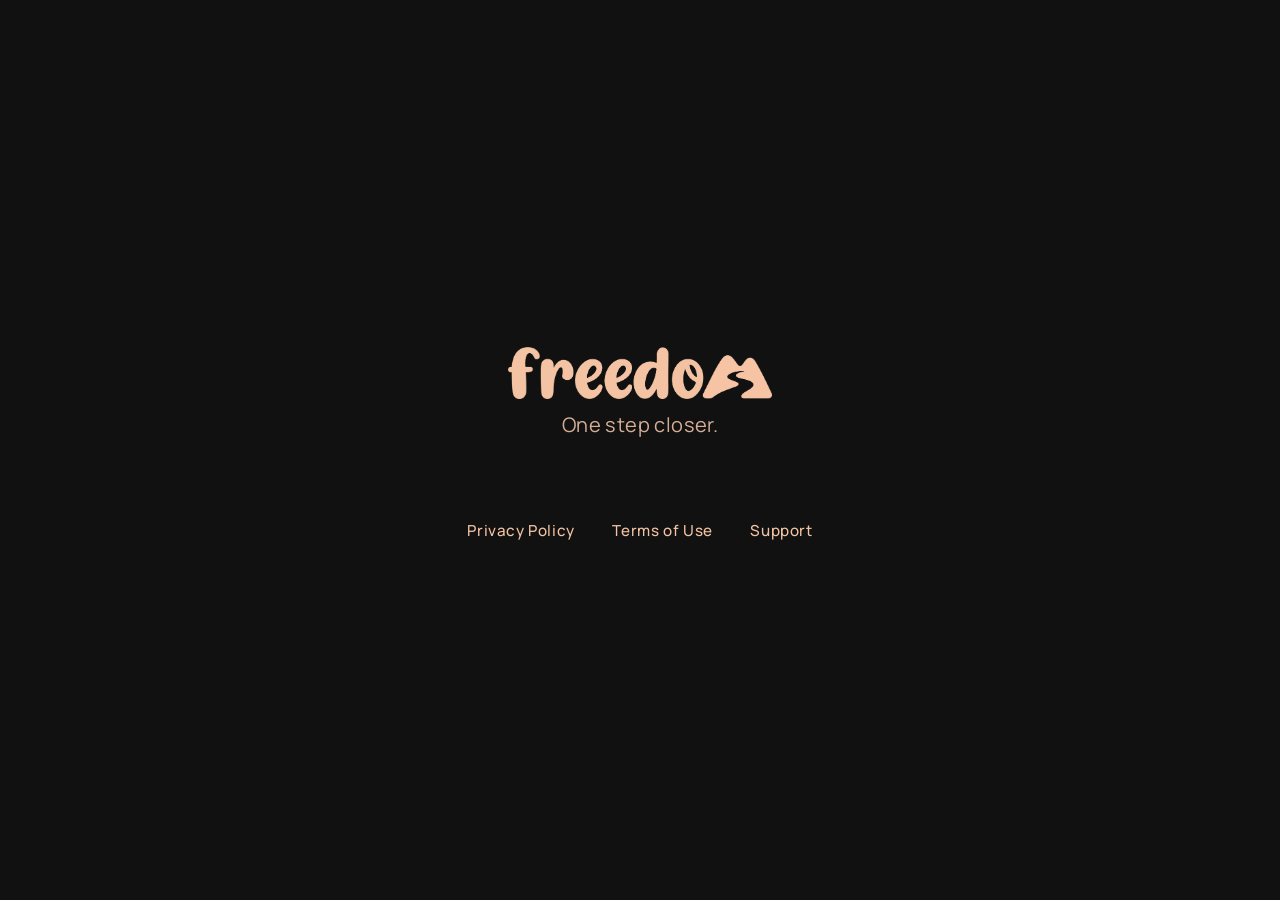
<file: index.html>
<!DOCTYPE html>
<html lang="en">
  <head>
    <meta charset="utf-8" />
    <meta name="viewport" content="width=device-width, initial-scale=1" />
    <meta name="description" content="Freedom — One step closer." />
    <title>Freedom</title>
    <link rel="preconnect" href="https://fonts.googleapis.com" />
    <link rel="preconnect" href="https://fonts.gstatic.com" crossorigin />
    <link
      href="https://fonts.googleapis.com/css2?family=Manrope:wght@400;500;600&display=swap"
      rel="stylesheet"
    />
    <link rel="stylesheet" href="css/styles.css" />
  </head>
  <body>
    <main class="site site--home">
      <div class="home">
        <a class="brand" href="./" aria-current="page">
          <img
            class="brand__logo"
            src="assets/freedom-logo-horizontal.png"
            alt="Freedom"
            width="1547"
            height="302"
          />
        </a>
        <p class="tagline">One step closer.</p>
        <ul class="nav-links">
          <li><a href="privacy/">Privacy Policy</a></li>
          <li><a href="terms/">Terms of Use</a></li>
          <li><a href="support/">Support</a></li>
        </ul>
      </div>
    </main>
  </body>
</html>
</file>
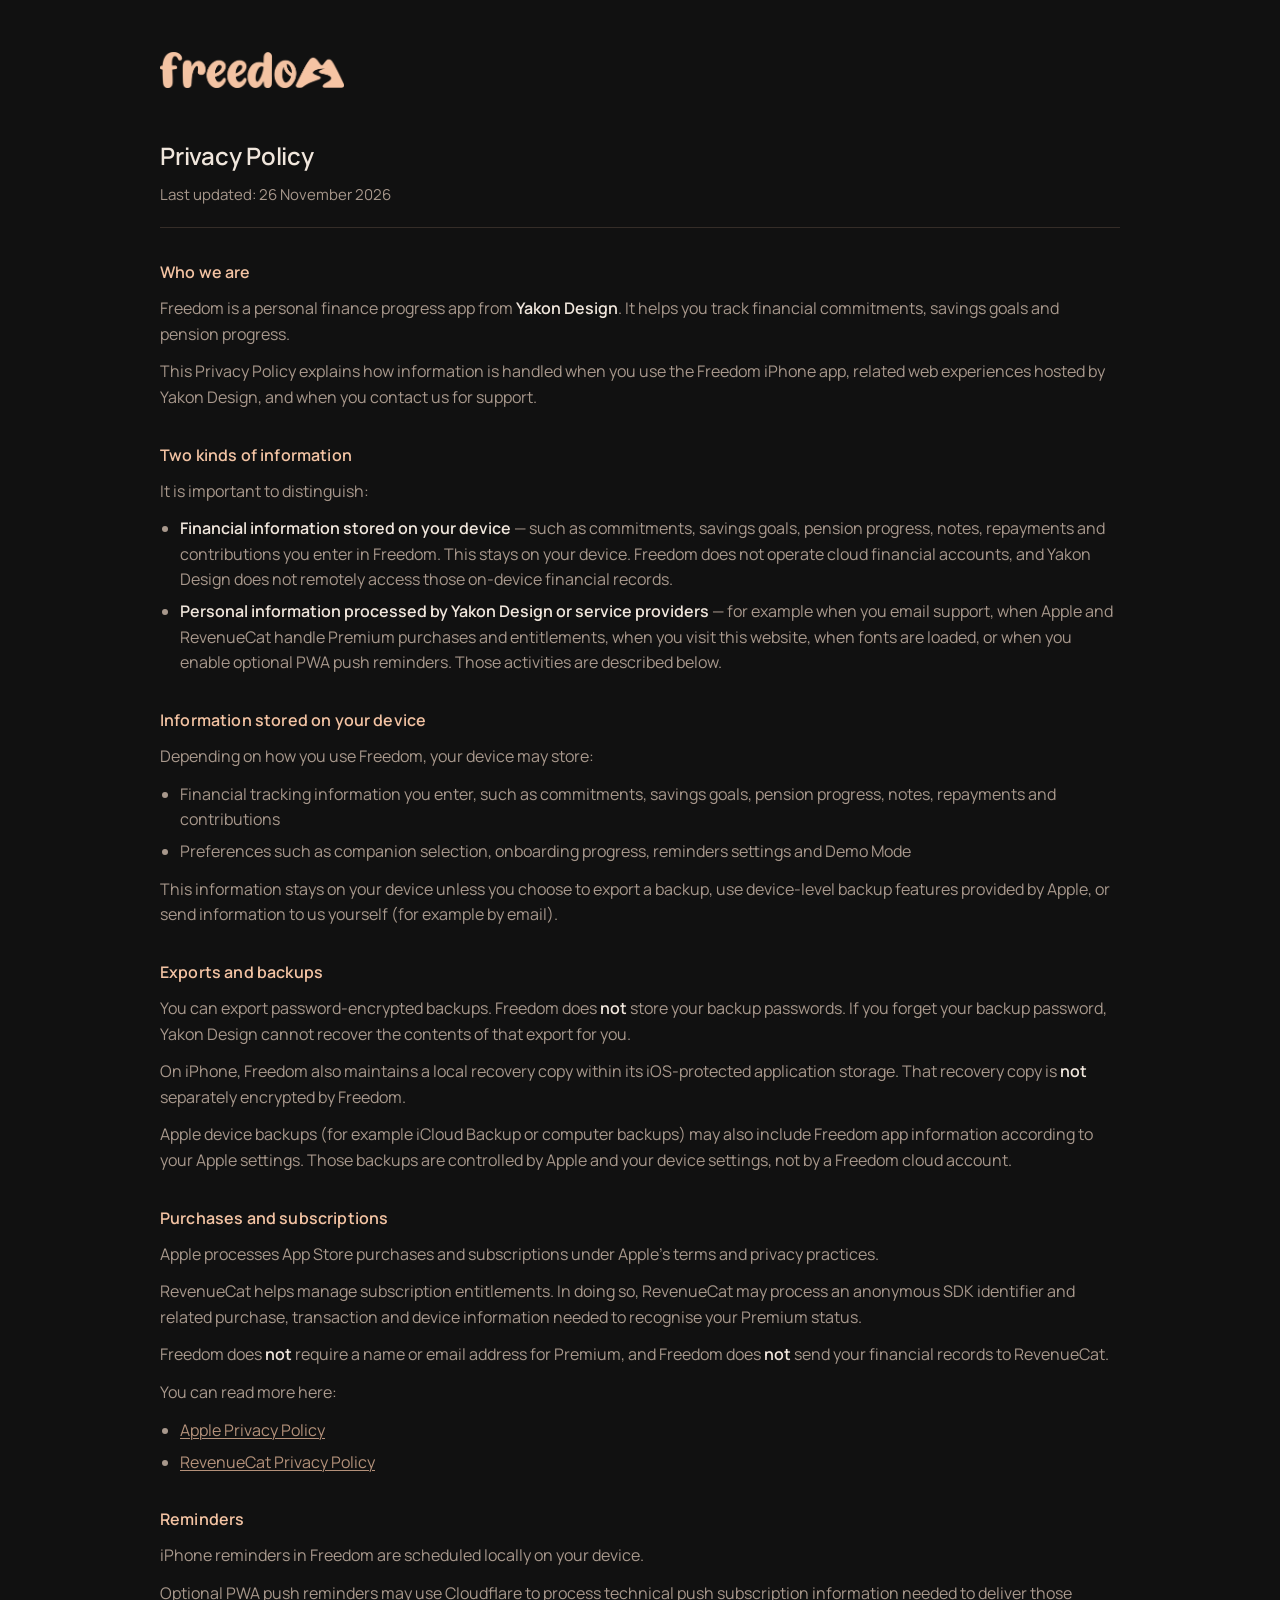
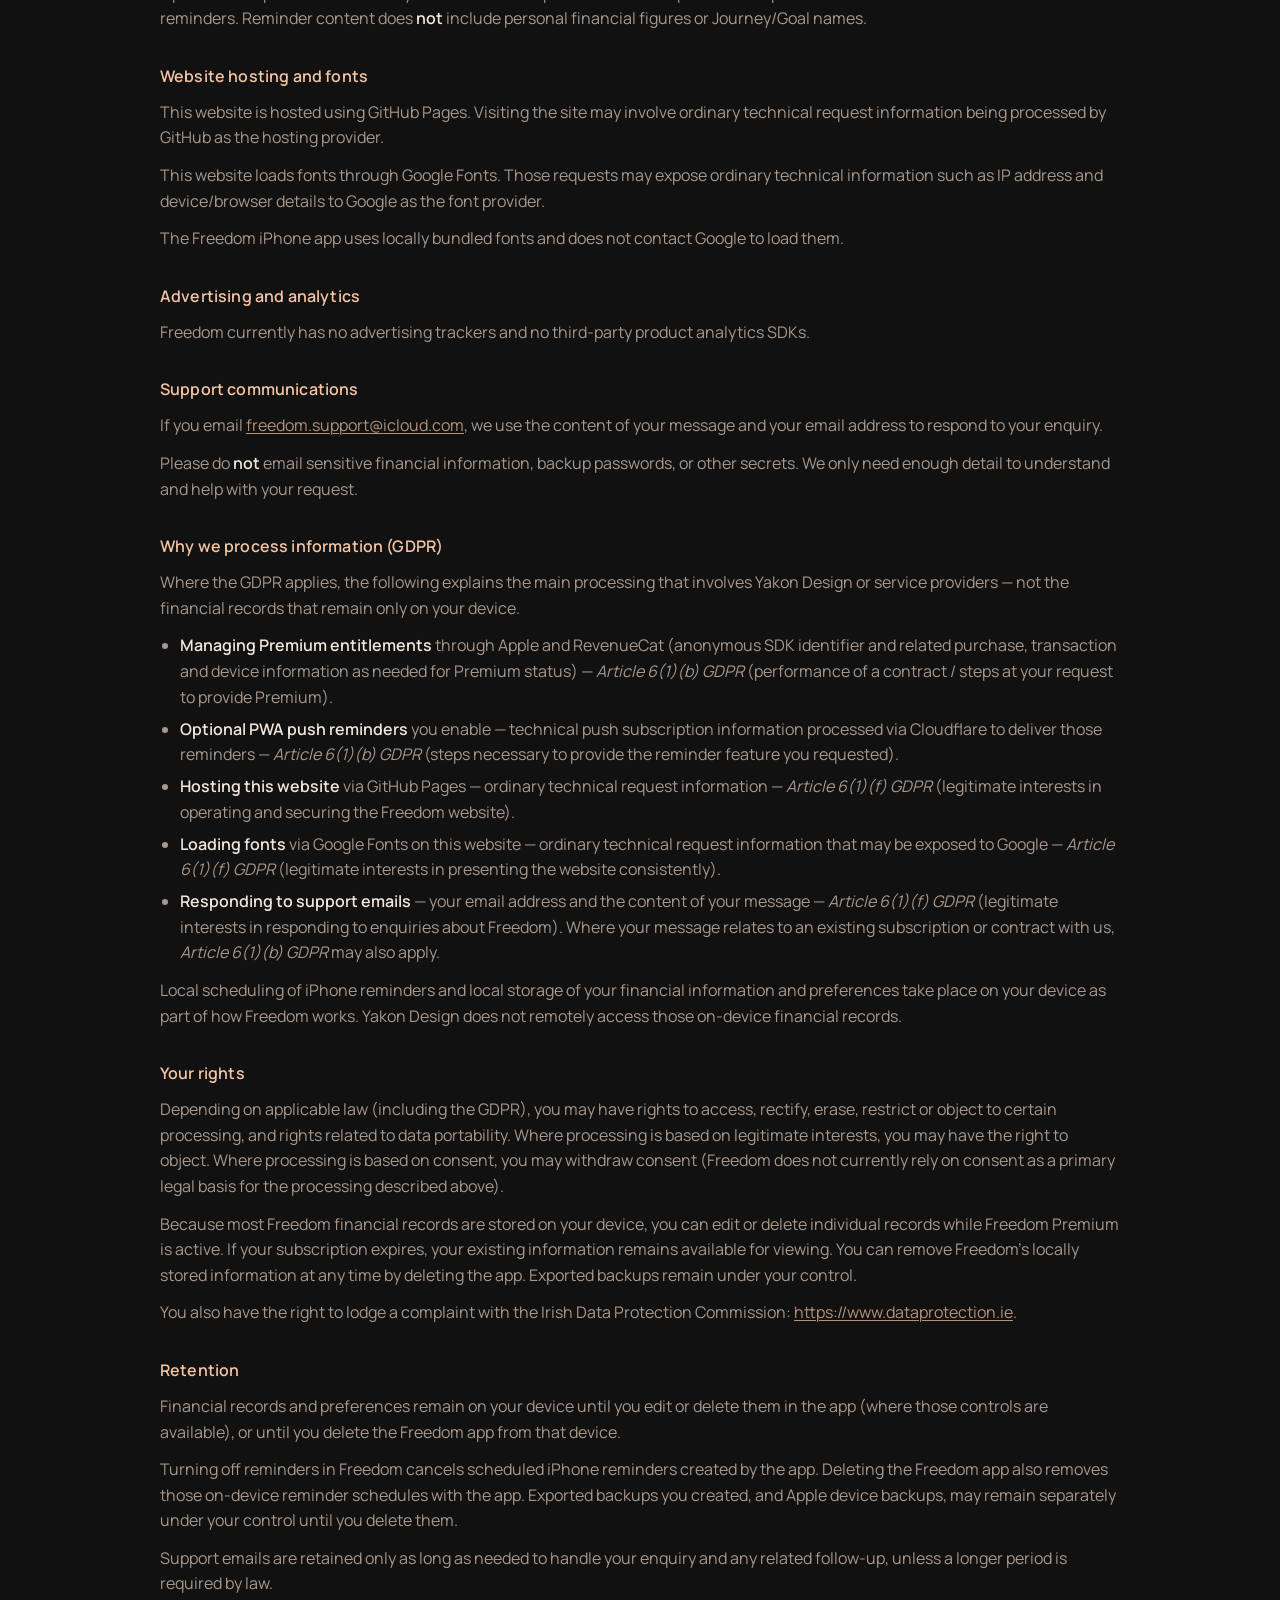
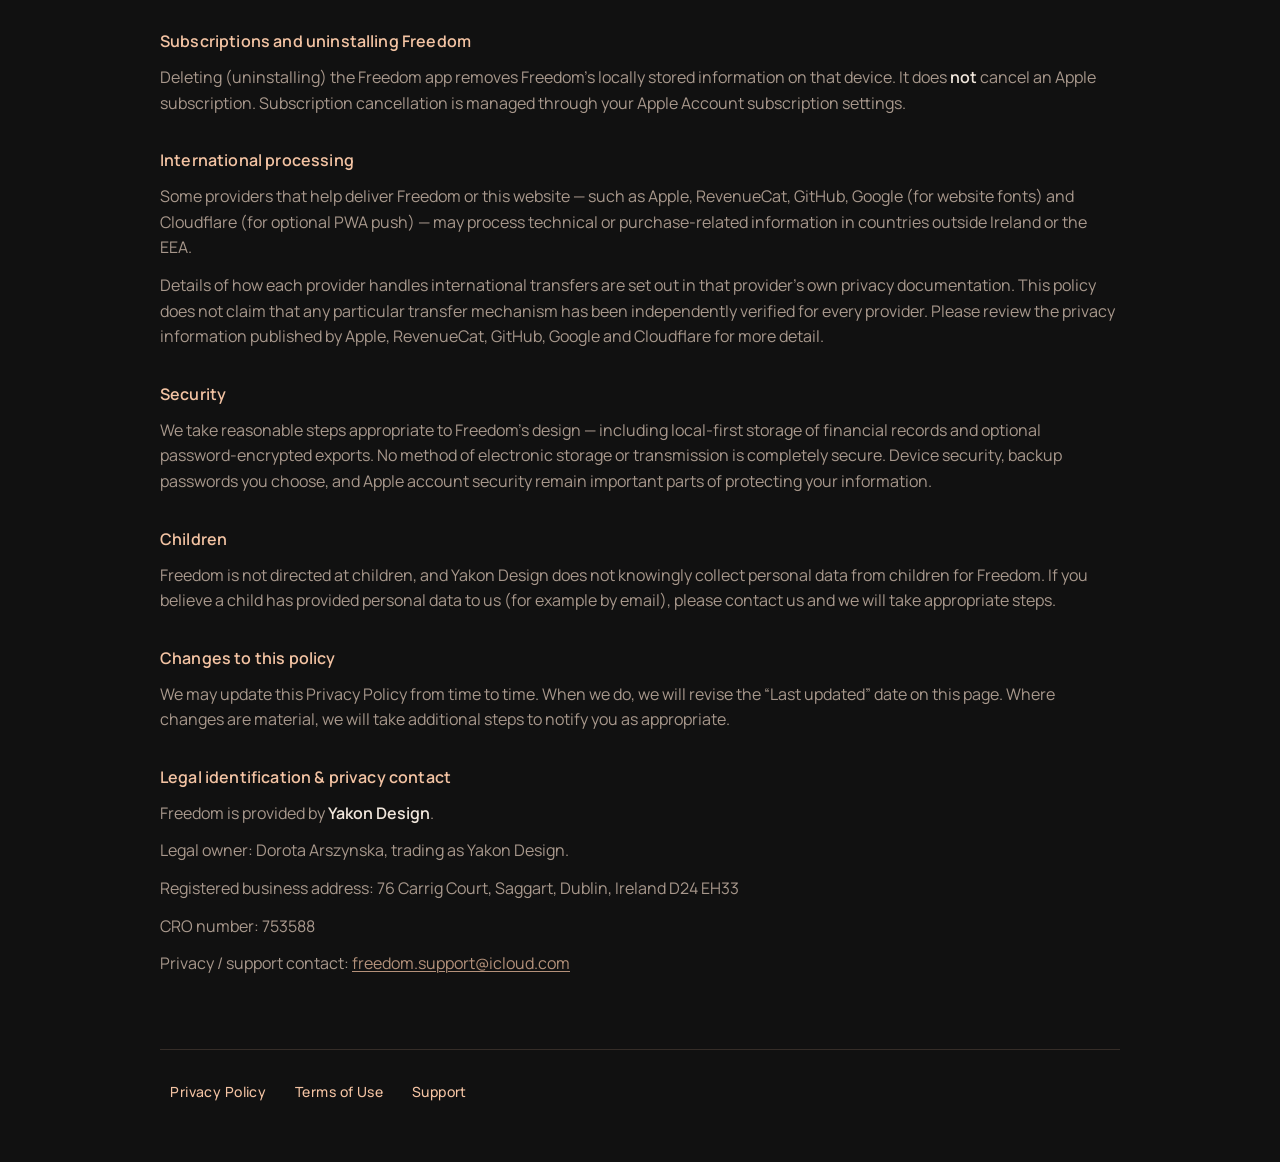
<file: privacy/index.html>
<!DOCTYPE html>
<html lang="en">
  <head>
    <meta charset="utf-8" />
    <meta name="viewport" content="width=device-width, initial-scale=1" />
    <meta name="description" content="Freedom Privacy Policy — Yakon Design" />
    <title>Privacy Policy — Freedom</title>
    <link rel="preconnect" href="https://fonts.googleapis.com" />
    <link rel="preconnect" href="https://fonts.gstatic.com" crossorigin />
    <link
      href="https://fonts.googleapis.com/css2?family=Manrope:wght@400;500;600&display=swap"
      rel="stylesheet"
    />
    <link rel="stylesheet" href="../css/styles.css" />
  </head>
  <body>
    <div class="site site--page">
      <div class="page">
        <a class="brand" href="../">
          <img
            class="brand__logo"
            src="../assets/freedom-logo-horizontal.png"
            alt="Freedom — Home"
            width="1547"
            height="302"
          />
        </a>

        <header class="page__header">
          <h1 class="page__title">Privacy Policy</h1>
          <p class="page__lede">Last updated: 26 November 2026</p>
        </header>

        <article class="content">
          <section>
            <h2>Who we are</h2>
            <p>
              Freedom is a personal finance progress app from
              <strong>Yakon Design</strong>. It helps you track financial
              commitments, savings goals and pension progress.
            </p>
            <p>
              This Privacy Policy explains how information is handled when you
              use the Freedom iPhone app, related web experiences hosted by
              Yakon Design, and when you contact us for support.
            </p>
          </section>

          <section>
            <h2>Two kinds of information</h2>
            <p>
              It is important to distinguish:
            </p>
            <ul>
              <li>
                <strong>Financial information stored on your device</strong> —
                such as commitments, savings goals, pension progress, notes,
                repayments and contributions you enter in Freedom. This stays
                on your device. Freedom does not operate cloud financial
                accounts, and Yakon Design does not remotely access those
                on-device financial records.
              </li>
              <li>
                <strong>Personal information processed by Yakon Design or
                service providers</strong> — for example when you email
                support, when Apple and RevenueCat handle Premium purchases and
                entitlements, when you visit this website, when fonts are
                loaded, or when you enable optional PWA push reminders. Those
                activities are described below.
              </li>
            </ul>
          </section>

          <section>
            <h2>Information stored on your device</h2>
            <p>Depending on how you use Freedom, your device may store:</p>
            <ul>
              <li>
                Financial tracking information you enter, such as commitments,
                savings goals, pension progress, notes, repayments and
                contributions
              </li>
              <li>
                Preferences such as companion selection, onboarding progress,
                reminders settings and Demo Mode
              </li>
            </ul>
            <p>
              This information stays on your device unless you choose to export
              a backup, use device-level backup features provided by Apple, or
              send information to us yourself (for example by email).
            </p>
          </section>

          <section>
            <h2>Exports and backups</h2>
            <p>
              You can export password-encrypted backups. Freedom does
              <strong>not</strong> store your backup passwords. If you forget
              your backup password, Yakon Design cannot recover the contents of
              that export for you.
            </p>
            <p>
              On iPhone, Freedom also maintains a local recovery copy within
              its iOS-protected application storage. That recovery copy is
              <strong>not</strong> separately encrypted by Freedom.
            </p>
            <p>
              Apple device backups (for example iCloud Backup or computer
              backups) may also include Freedom app information according to
              your Apple settings. Those backups are controlled by Apple and
              your device settings, not by a Freedom cloud account.
            </p>
          </section>

          <section>
            <h2>Purchases and subscriptions</h2>
            <p>
              Apple processes App Store purchases and subscriptions under
              Apple’s terms and privacy practices.
            </p>
            <p>
              RevenueCat helps manage subscription entitlements. In doing so,
              RevenueCat may process an anonymous SDK identifier and related
              purchase, transaction and device information needed to recognise
              your Premium status.
            </p>
            <p>
              Freedom does <strong>not</strong> require a name or email address
              for Premium, and Freedom does <strong>not</strong> send your
              financial records to RevenueCat.
            </p>
            <p>You can read more here:</p>
            <ul>
              <li>
                <a
                  href="https://www.apple.com/legal/privacy/"
                  rel="noopener noreferrer"
                  >Apple Privacy Policy</a
                >
              </li>
              <li>
                <a
                  href="https://www.revenuecat.com/privacy"
                  rel="noopener noreferrer"
                  >RevenueCat Privacy Policy</a
                >
              </li>
            </ul>
          </section>

          <section>
            <h2>Reminders</h2>
            <p>
              iPhone reminders in Freedom are scheduled locally on your device.
            </p>
            <p>
              Optional PWA push reminders may use Cloudflare to process
              technical push subscription information needed to deliver those
              reminders. Reminder content does
              <strong>not</strong> include personal financial figures or
              Journey/Goal names.
            </p>
          </section>

          <section>
            <h2>Website hosting and fonts</h2>
            <p>
              This website is hosted using GitHub Pages. Visiting the site may
              involve ordinary technical request information being processed by
              GitHub as the hosting provider.
            </p>
            <p>
              This website loads fonts through Google Fonts. Those requests may
              expose ordinary technical information such as IP address and
              device/browser details to Google as the font provider.
            </p>
            <p>
              The Freedom iPhone app uses locally bundled fonts and does not
              contact Google to load them.
            </p>
          </section>

          <section>
            <h2>Advertising and analytics</h2>
            <p>
              Freedom currently has no advertising trackers and no third-party
              product analytics SDKs.
            </p>
          </section>

          <section>
            <h2>Support communications</h2>
            <p>
              If you email
              <a href="mailto:freedom.support@icloud.com"
                >freedom.support@icloud.com</a
              >, we use the content of your message and your email address to
              respond to your enquiry.
            </p>
            <p>
              Please do <strong>not</strong> email sensitive financial
              information, backup passwords, or other secrets. We only need
              enough detail to understand and help with your request.
            </p>
          </section>

          <section>
            <h2>Why we process information (GDPR)</h2>
            <p>
              Where the GDPR applies, the following explains the main processing
              that involves Yakon Design or service providers — not the
              financial records that remain only on your device.
            </p>
            <ul>
              <li>
                <strong>Managing Premium entitlements</strong> through Apple and
                RevenueCat (anonymous SDK identifier and related purchase,
                transaction and device information as needed for Premium
                status) —
                <em>Article 6(1)(b) GDPR</em> (performance of a contract /
                steps at your request to provide Premium).
              </li>
              <li>
                <strong>Optional PWA push reminders</strong> you enable —
                technical push subscription information processed via Cloudflare
                to deliver those reminders —
                <em>Article 6(1)(b) GDPR</em> (steps necessary to provide the
                reminder feature you requested).
              </li>
              <li>
                <strong>Hosting this website</strong> via GitHub Pages —
                ordinary technical request information —
                <em>Article 6(1)(f) GDPR</em> (legitimate interests in
                operating and securing the Freedom website).
              </li>
              <li>
                <strong>Loading fonts</strong> via Google Fonts on this website
                — ordinary technical request information that may be exposed to
                Google —
                <em>Article 6(1)(f) GDPR</em> (legitimate interests in
                presenting the website consistently).
              </li>
              <li>
                <strong>Responding to support emails</strong> —
                your email address and the content of your message —
                <em>Article 6(1)(f) GDPR</em> (legitimate interests in
                responding to enquiries about Freedom). Where your message
                relates to an existing subscription or contract with us,
                <em>Article 6(1)(b) GDPR</em> may also apply.
              </li>
            </ul>
            <p>
              Local scheduling of iPhone reminders and local storage of your
              financial information and preferences take place on your device as
              part of how Freedom works. Yakon Design does not remotely access
              those on-device financial records.
            </p>
          </section>

          <section>
            <h2>Your rights</h2>
            <p>
              Depending on applicable law (including the GDPR), you may have
              rights to access, rectify, erase, restrict or object to certain
              processing, and rights related to data portability. Where
              processing is based on legitimate interests, you may have the
              right to object. Where processing is based on consent, you may
              withdraw consent (Freedom does not currently rely on consent as a
              primary legal basis for the processing described above).
            </p>
            <p>
              Because most Freedom financial records are stored on your device,
              you can edit or delete individual records while Freedom Premium is
              active. If your subscription expires, your existing information
              remains available for viewing. You can remove Freedom’s locally
              stored information at any time by deleting the app. Exported
              backups remain under your control.
            </p>
            <p>
              You also have the right to lodge a complaint with the Irish Data
              Protection Commission:
              <a href="https://www.dataprotection.ie" rel="noopener noreferrer"
                >https://www.dataprotection.ie</a
              >.
            </p>
          </section>

          <section>
            <h2>Retention</h2>
            <p>
              Financial records and preferences remain on your device until you
              edit or delete them in the app (where those controls are
              available), or until you delete the Freedom app from that device.
            </p>
            <p>
              Turning off reminders in Freedom cancels scheduled iPhone
              reminders created by the app. Deleting the Freedom app also
              removes those on-device reminder schedules with the app. Exported
              backups you created, and Apple device backups, may remain
              separately under your control until you delete them.
            </p>
            <p>
              Support emails are retained only as long as needed to handle your
              enquiry and any related follow-up, unless a longer period is
              required by law.
            </p>
          </section>

          <section>
            <h2>Subscriptions and uninstalling Freedom</h2>
            <p>
              Deleting (uninstalling) the Freedom app removes Freedom’s locally
              stored information on that device. It does
              <strong>not</strong> cancel an Apple subscription. Subscription
              cancellation is managed through your Apple Account subscription
              settings.
            </p>
          </section>

          <section>
            <h2>International processing</h2>
            <p>
              Some providers that help deliver Freedom or this website — such as
              Apple, RevenueCat, GitHub, Google (for website fonts) and
              Cloudflare (for optional PWA push) — may process technical or
              purchase-related information in countries outside Ireland or the
              EEA.
            </p>
            <p>
              Details of how each provider handles international transfers are
              set out in that provider’s own privacy documentation. This policy
              does not claim that any particular transfer mechanism has been
              independently verified for every provider. Please review the
              privacy information published by Apple, RevenueCat, GitHub, Google
              and Cloudflare for more detail.
            </p>
          </section>

          <section>
            <h2>Security</h2>
            <p>
              We take reasonable steps appropriate to Freedom’s design —
              including local-first storage of financial records and optional
              password-encrypted exports. No method of electronic storage or
              transmission is completely secure. Device security, backup
              passwords you choose, and Apple account security remain important
              parts of protecting your information.
            </p>
          </section>

          <section>
            <h2>Children</h2>
            <p>
              Freedom is not directed at children, and Yakon Design does not
              knowingly collect personal data from children for Freedom. If you
              believe a child has provided personal data to us (for example by
              email), please contact us and we will take appropriate steps.
            </p>
          </section>

          <section>
            <h2>Changes to this policy</h2>
            <p>
              We may update this Privacy Policy from time to time. When we do,
              we will revise the “Last updated” date on this page. Where changes
              are material, we will take additional steps to notify you as
              appropriate.
            </p>
          </section>

          <section>
            <h2>Legal identification &amp; privacy contact</h2>
            <p>
              Freedom is provided by <strong>Yakon Design</strong>.
            </p>
            <p>
              Legal owner: Dorota Arszynska, trading as Yakon Design.
            </p>
            <p>
              Registered business address: 76 Carrig Court, Saggart, Dublin,
              Ireland D24 EH33
            </p>
            <p>CRO number: 753588</p>
            <p>
              Privacy / support contact:
              <a href="mailto:freedom.support@icloud.com"
                >freedom.support@icloud.com</a
              >
            </p>
          </section>
        </article>

        <footer class="page__footer">
          <ul class="nav-links">
            <li><a href="../privacy/" aria-current="page">Privacy Policy</a></li>
            <li><a href="../terms/">Terms of Use</a></li>
            <li><a href="../support/">Support</a></li>
          </ul>
        </footer>
      </div>
    </div>
  </body>
</html>
</file>
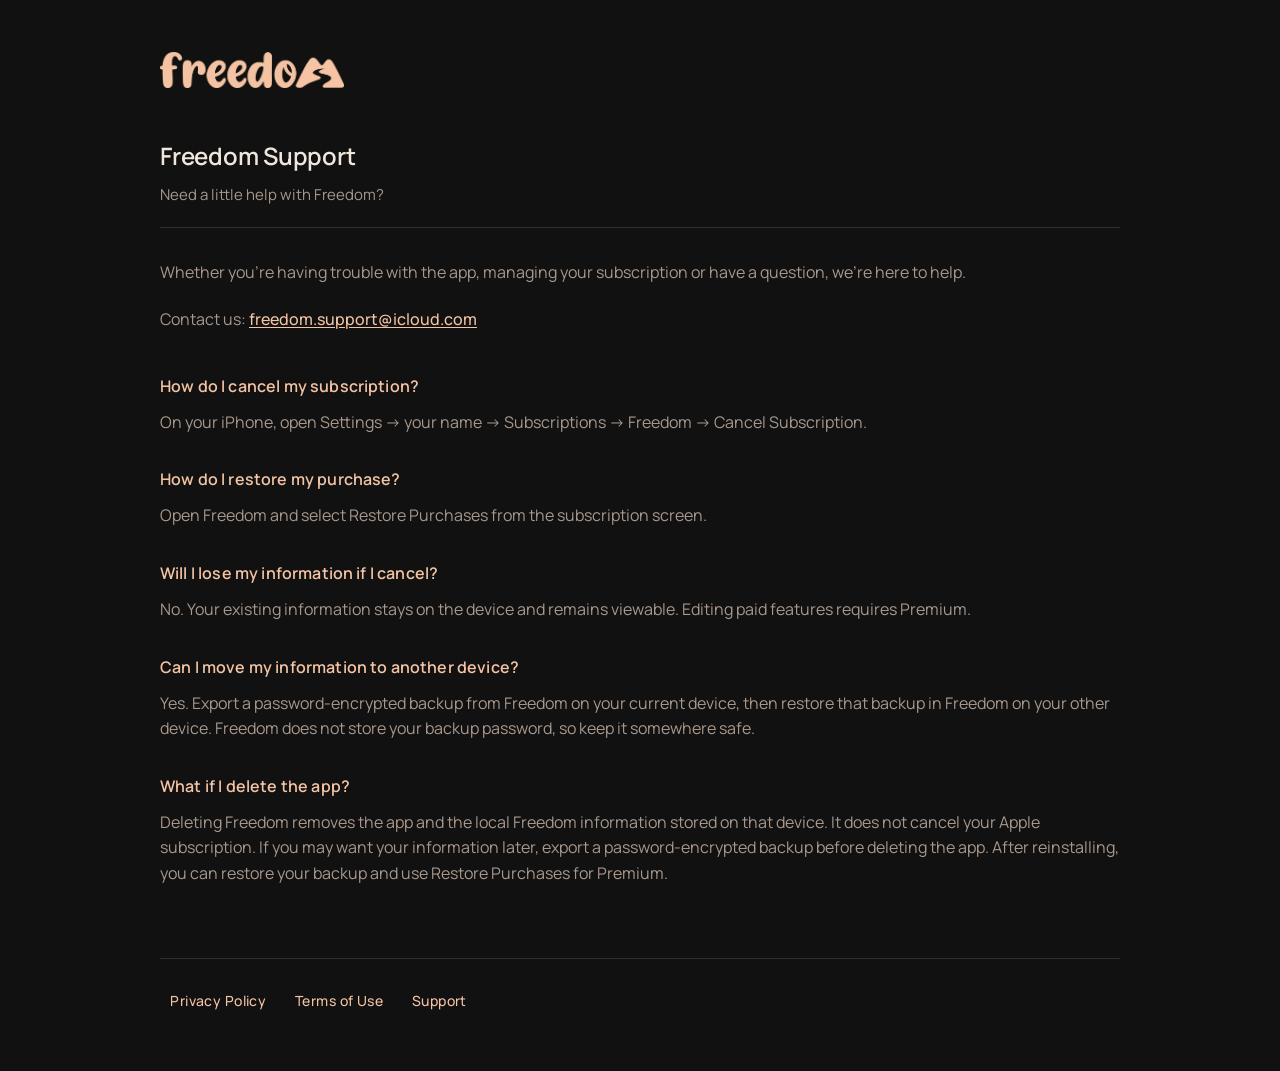
<file: support/index.html>
<!DOCTYPE html>
<html lang="en">
  <head>
    <meta charset="utf-8" />
    <meta name="viewport" content="width=device-width, initial-scale=1" />
    <meta name="description" content="Freedom Support — Yakon Design" />
    <title>Support — Freedom</title>
    <link rel="preconnect" href="https://fonts.googleapis.com" />
    <link rel="preconnect" href="https://fonts.gstatic.com" crossorigin />
    <link
      href="https://fonts.googleapis.com/css2?family=Manrope:wght@400;500;600&display=swap"
      rel="stylesheet"
    />
    <link rel="stylesheet" href="../css/styles.css" />
  </head>
  <body>
    <div class="site site--page">
      <div class="page">
        <a class="brand" href="../">
          <img
            class="brand__logo"
            src="../assets/freedom-logo-horizontal.png"
            alt="Freedom — Home"
            width="1547"
            height="302"
          />
        </a>

        <header class="page__header">
          <h1 class="page__title">Freedom Support</h1>
          <p class="page__lede">Need a little help with Freedom?</p>
        </header>

        <article class="content">
          <section>
            <p>
              Whether you’re having trouble with the app, managing your
              subscription or have a question, we’re here to help.
            </p>
            <p>
              Contact us:
              <a
                class="email-link"
                href="mailto:freedom.support@icloud.com"
                >freedom.support@icloud.com</a
              >
            </p>
          </section>

          <section>
            <h2>How do I cancel my subscription?</h2>
            <p>
              On your iPhone, open Settings → your name → Subscriptions →
              Freedom → Cancel Subscription.
            </p>
          </section>

          <section>
            <h2>How do I restore my purchase?</h2>
            <p>
              Open Freedom and select Restore Purchases from the subscription
              screen.
            </p>
          </section>

          <section>
            <h2>Will I lose my information if I cancel?</h2>
            <p>
              No. Your existing information stays on the device and remains
              viewable. Editing paid features requires Premium.
            </p>
          </section>

          <section>
            <h2>Can I move my information to another device?</h2>
            <p>
              Yes. Export a password-encrypted backup from Freedom on your
              current device, then restore that backup in Freedom on your other
              device. Freedom does not store your backup password, so keep it
              somewhere safe.
            </p>
          </section>

          <section>
            <h2>What if I delete the app?</h2>
            <p>
              Deleting Freedom removes the app and the local Freedom information
              stored on that device. It does not cancel your Apple subscription.
              If you may want your information later, export a
              password-encrypted backup before deleting the app. After
              reinstalling, you can restore your backup and use Restore
              Purchases for Premium.
            </p>
          </section>
        </article>

        <footer class="page__footer">
          <ul class="nav-links">
            <li><a href="../privacy/">Privacy Policy</a></li>
            <li><a href="../terms/">Terms of Use</a></li>
            <li><a href="../support/" aria-current="page">Support</a></li>
          </ul>
        </footer>
      </div>
    </div>
  </body>
</html>
</file>
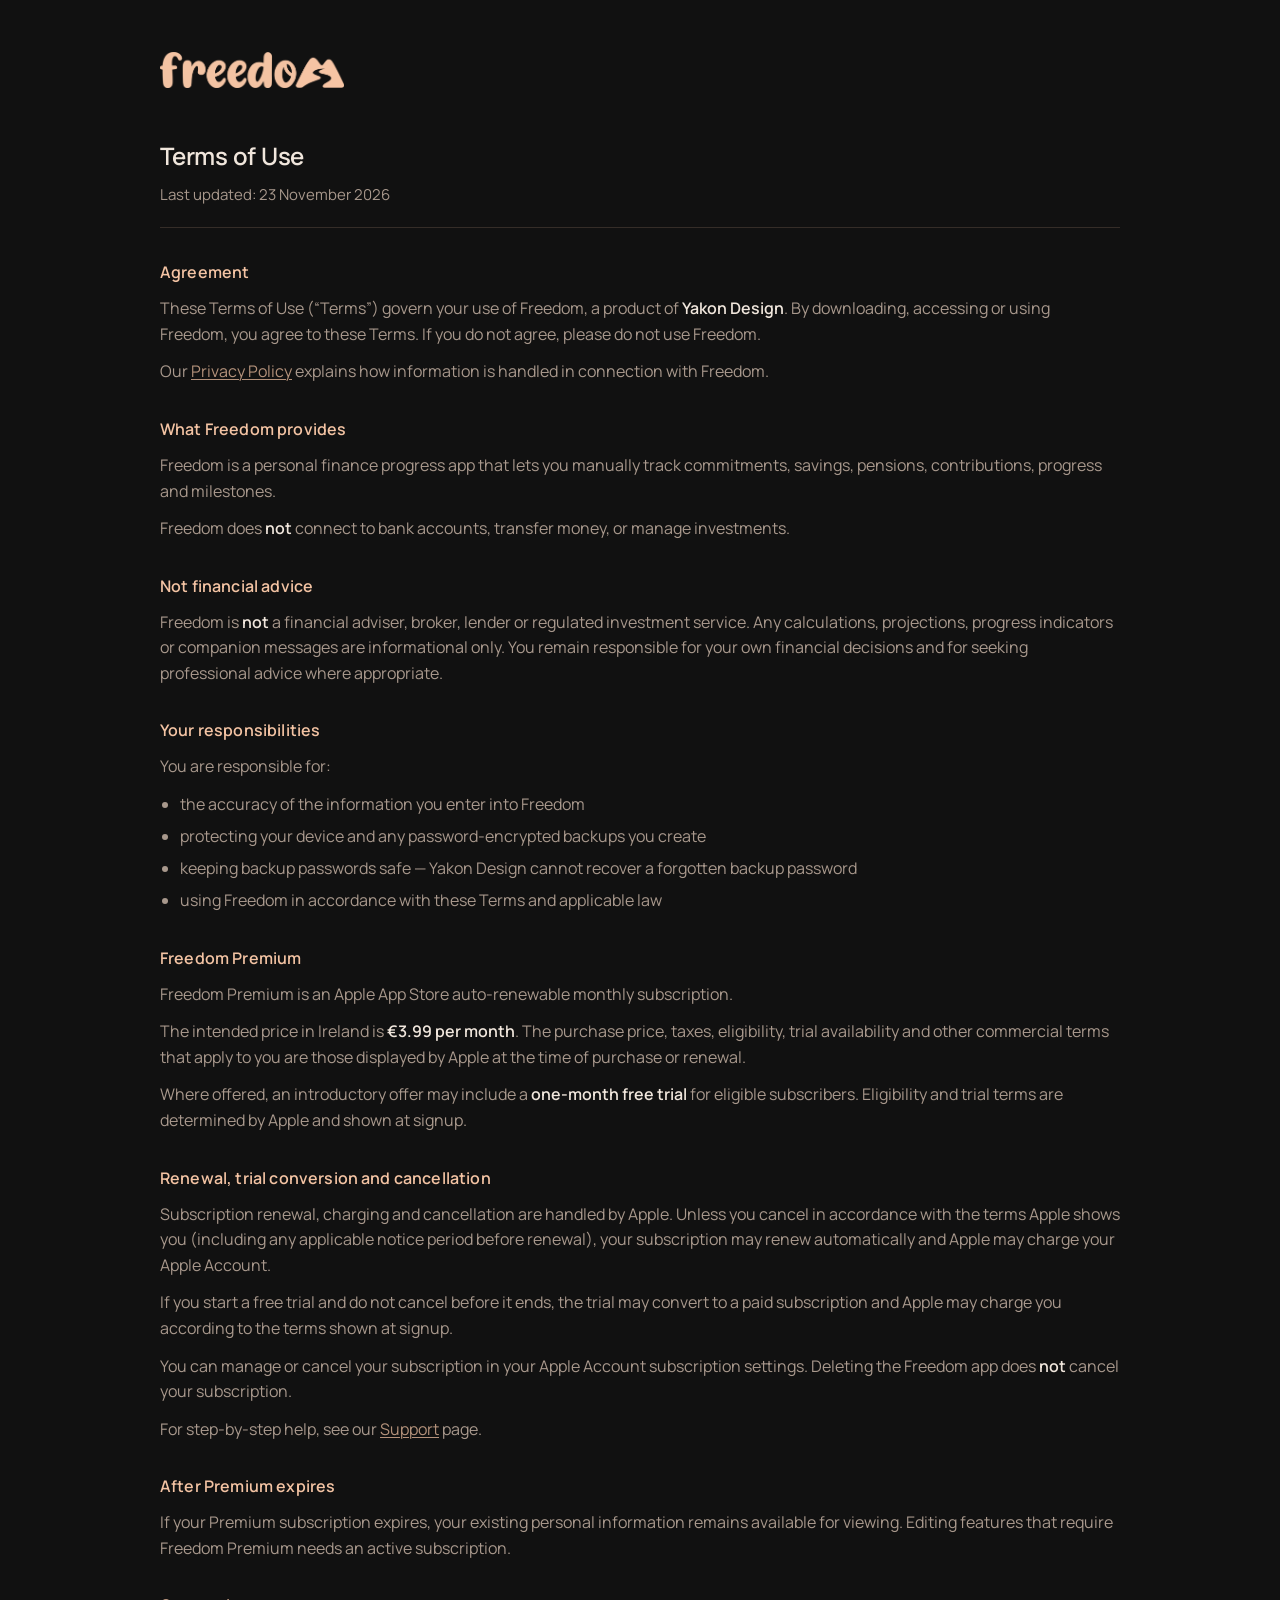
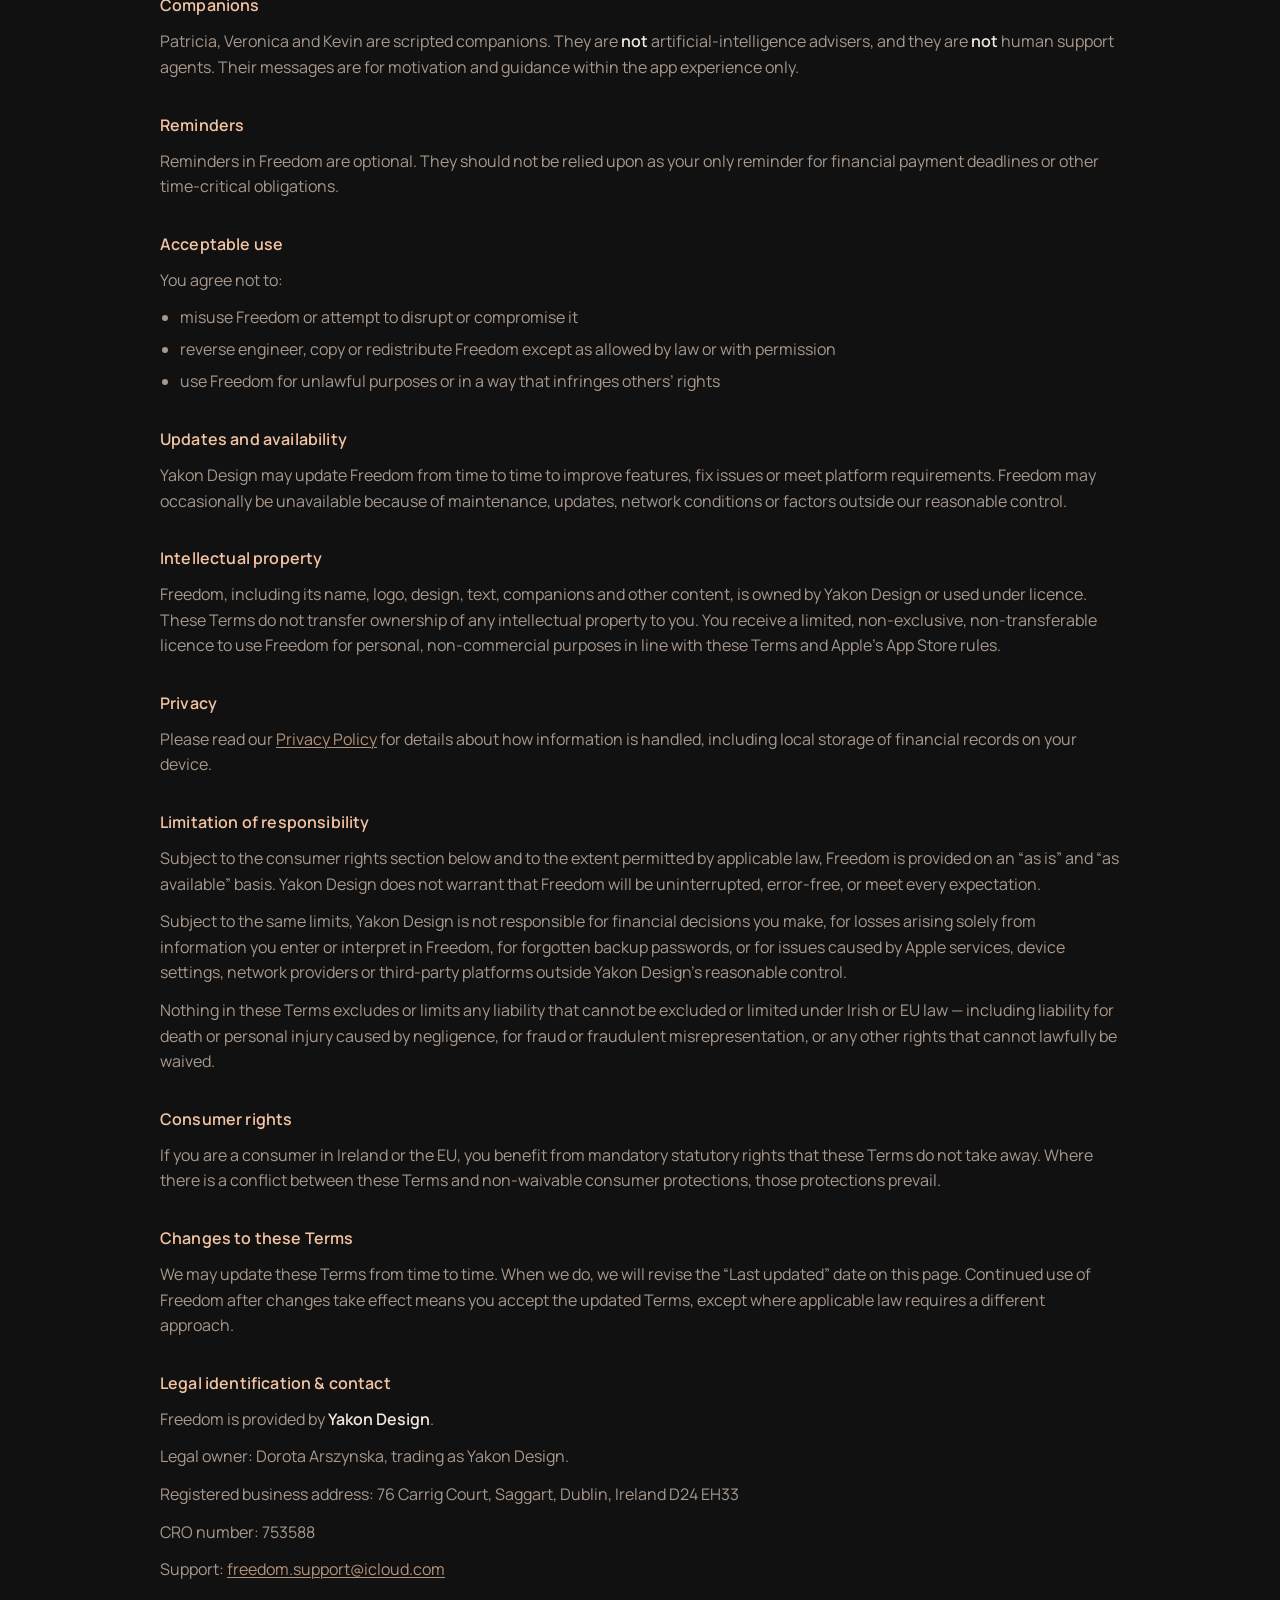
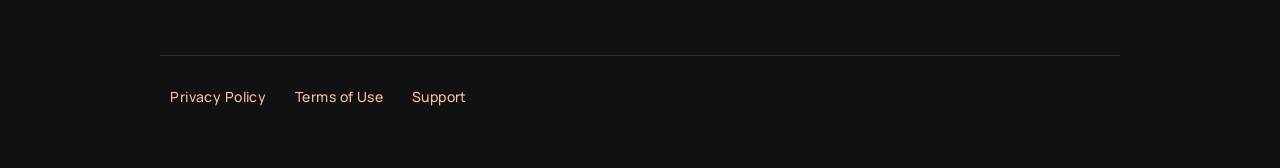
<file: terms/index.html>
<!DOCTYPE html>
<html lang="en">
  <head>
    <meta charset="utf-8" />
    <meta name="viewport" content="width=device-width, initial-scale=1" />
    <meta name="description" content="Freedom Terms of Use — Yakon Design" />
    <title>Terms of Use — Freedom</title>
    <link rel="preconnect" href="https://fonts.googleapis.com" />
    <link rel="preconnect" href="https://fonts.gstatic.com" crossorigin />
    <link
      href="https://fonts.googleapis.com/css2?family=Manrope:wght@400;500;600&display=swap"
      rel="stylesheet"
    />
    <link rel="stylesheet" href="../css/styles.css" />
  </head>
  <body>
    <div class="site site--page">
      <div class="page">
        <a class="brand" href="../">
          <img
            class="brand__logo"
            src="../assets/freedom-logo-horizontal.png"
            alt="Freedom — Home"
            width="1547"
            height="302"
          />
        </a>

        <header class="page__header">
          <h1 class="page__title">Terms of Use</h1>
          <p class="page__lede">Last updated: 23 November 2026</p>
        </header>

        <article class="content">
          <section>
            <h2>Agreement</h2>
            <p>
              These Terms of Use (“Terms”) govern your use of Freedom, a product
              of <strong>Yakon Design</strong>. By downloading, accessing or
              using Freedom, you agree to these Terms. If you do not agree,
              please do not use Freedom.
            </p>
            <p>
              Our
              <a href="../privacy/">Privacy Policy</a> explains how information
              is handled in connection with Freedom.
            </p>
          </section>

          <section>
            <h2>What Freedom provides</h2>
            <p>
              Freedom is a personal finance progress app that lets you manually
              track commitments, savings, pensions, contributions, progress and
              milestones.
            </p>
            <p>
              Freedom does <strong>not</strong> connect to bank accounts,
              transfer money, or manage investments.
            </p>
          </section>

          <section>
            <h2>Not financial advice</h2>
            <p>
              Freedom is <strong>not</strong> a financial adviser, broker,
              lender or regulated investment service. Any calculations,
              projections, progress indicators or companion messages are
              informational only. You remain responsible for your own financial
              decisions and for seeking professional advice where appropriate.
            </p>
          </section>

          <section>
            <h2>Your responsibilities</h2>
            <p>You are responsible for:</p>
            <ul>
              <li>the accuracy of the information you enter into Freedom</li>
              <li>
                protecting your device and any password-encrypted backups you
                create
              </li>
              <li>
                keeping backup passwords safe — Yakon Design cannot recover a
                forgotten backup password
              </li>
              <li>using Freedom in accordance with these Terms and applicable law</li>
            </ul>
          </section>

          <section>
            <h2>Freedom Premium</h2>
            <p>
              Freedom Premium is an Apple App Store auto-renewable monthly
              subscription.
            </p>
            <p>
              The intended price in Ireland is
              <strong>€3.99 per month</strong>. The purchase price, taxes,
              eligibility, trial availability and other commercial terms that
              apply to you are those displayed by Apple at the time of purchase
              or renewal.
            </p>
            <p>
              Where offered, an introductory offer may include a
              <strong>one-month free trial</strong> for eligible subscribers.
              Eligibility and trial terms are determined by Apple and shown at
              signup.
            </p>
          </section>

          <section>
            <h2>Renewal, trial conversion and cancellation</h2>
            <p>
              Subscription renewal, charging and cancellation are handled by
              Apple. Unless you cancel in accordance with the terms Apple shows
              you (including any applicable notice period before renewal), your
              subscription may renew automatically and Apple may charge your
              Apple Account.
            </p>
            <p>
              If you start a free trial and do not cancel before it ends, the
              trial may convert to a paid subscription and Apple may charge you
              according to the terms shown at signup.
            </p>
            <p>
              You can manage or cancel your subscription in your Apple Account
              subscription settings. Deleting the Freedom app does
              <strong>not</strong> cancel your subscription.
            </p>
            <p>
              For step-by-step help, see our
              <a href="../support/">Support</a> page.
            </p>
          </section>

          <section>
            <h2>After Premium expires</h2>
            <p>
              If your Premium subscription expires, your existing personal
              information remains available for viewing. Editing features that
              require Freedom Premium needs an active subscription.
            </p>
          </section>

          <section>
            <h2>Companions</h2>
            <p>
              Patricia, Veronica and Kevin are scripted companions. They are
              <strong>not</strong> artificial-intelligence advisers, and they
              are <strong>not</strong> human support agents. Their messages are
              for motivation and guidance within the app experience only.
            </p>
          </section>

          <section>
            <h2>Reminders</h2>
            <p>
              Reminders in Freedom are optional. They should not be relied upon
              as your only reminder for financial payment deadlines or other
              time-critical obligations.
            </p>
          </section>

          <section>
            <h2>Acceptable use</h2>
            <p>You agree not to:</p>
            <ul>
              <li>misuse Freedom or attempt to disrupt or compromise it</li>
              <li>
                reverse engineer, copy or redistribute Freedom except as
                allowed by law or with permission
              </li>
              <li>
                use Freedom for unlawful purposes or in a way that infringes
                others’ rights
              </li>
            </ul>
          </section>

          <section>
            <h2>Updates and availability</h2>
            <p>
              Yakon Design may update Freedom from time to time to improve
              features, fix issues or meet platform requirements. Freedom may
              occasionally be unavailable because of maintenance, updates,
              network conditions or factors outside our reasonable control.
            </p>
          </section>

          <section>
            <h2>Intellectual property</h2>
            <p>
              Freedom, including its name, logo, design, text, companions and
              other content, is owned by Yakon Design or used under licence.
              These Terms do not transfer ownership of any intellectual property
              to you. You receive a limited, non-exclusive, non-transferable
              licence to use Freedom for personal, non-commercial purposes in
              line with these Terms and Apple’s App Store rules.
            </p>
          </section>

          <section>
            <h2>Privacy</h2>
            <p>
              Please read our
              <a href="../privacy/">Privacy Policy</a> for details about how
              information is handled, including local storage of financial
              records on your device.
            </p>
          </section>

          <section>
            <h2>Limitation of responsibility</h2>
            <p>
              Subject to the consumer rights section below and to the extent
              permitted by applicable law, Freedom is provided on an “as is” and
              “as available” basis. Yakon Design does not warrant that Freedom
              will be uninterrupted, error-free, or meet every expectation.
            </p>
            <p>
              Subject to the same limits, Yakon Design is not responsible for
              financial decisions you make, for losses arising solely from
              information you enter or interpret in Freedom, for forgotten
              backup passwords, or for issues caused by Apple services, device
              settings, network providers or third-party platforms outside
              Yakon Design’s reasonable control.
            </p>
            <p>
              Nothing in these Terms excludes or limits any liability that
              cannot be excluded or limited under Irish or EU law — including
              liability for death or personal injury caused by negligence, for
              fraud or fraudulent misrepresentation, or any other rights that
              cannot lawfully be waived.
            </p>
          </section>

          <section>
            <h2>Consumer rights</h2>
            <p>
              If you are a consumer in Ireland or the EU, you benefit from
              mandatory statutory rights that these Terms do not take away.
              Where there is a conflict between these Terms and non-waivable
              consumer protections, those protections prevail.
            </p>
          </section>

          <section>
            <h2>Changes to these Terms</h2>
            <p>
              We may update these Terms from time to time. When we do, we will
              revise the “Last updated” date on this page. Continued use of
              Freedom after changes take effect means you accept the updated
              Terms, except where applicable law requires a different approach.
            </p>
          </section>

          <section>
            <h2>Legal identification &amp; contact</h2>
            <p>
              Freedom is provided by <strong>Yakon Design</strong>.
            </p>
            <p>
              Legal owner: Dorota Arszynska, trading as Yakon Design.
            </p>
            <p>
              Registered business address: 76 Carrig Court, Saggart, Dublin,
              Ireland D24 EH33
            </p>
            <p>CRO number: 753588</p>
            <p>
              Support:
              <a href="mailto:freedom.support@icloud.com"
                >freedom.support@icloud.com</a
              >
            </p>
          </section>
        </article>

        <footer class="page__footer">
          <ul class="nav-links">
            <li><a href="../privacy/">Privacy Policy</a></li>
            <li><a href="../terms/" aria-current="page">Terms of Use</a></li>
            <li><a href="../support/">Support</a></li>
          </ul>
        </footer>
      </div>
    </div>
  </body>
</html>
</file>
<file: css/styles.css>
/* Freedom — shared styles */

:root {
  --bg: #111111;
  --bg-elevated: #181818;
  --text: #f0e6dc;
  --text-muted: #a8988c;
  --accent: #f3c3a3; /* exact peach from Freedom logo */
  --accent-soft: rgba(243, 195, 163, 0.72);
  --tagline: #d4ae96; /* softer peach for the tagline */
  --rule: rgba(243, 195, 163, 0.16);
  --font: "Manrope", "Avenir Next", "Segoe UI", sans-serif;
  --space-xs: 0.5rem;
  --space-sm: 0.75rem;
  --space-md: 1.25rem;
  --space-lg: 2rem;
  --space-xl: 3rem;
  --space-2xl: 4.5rem;
  --content-width: 36rem;
  --page-pad: clamp(1.5rem, 5vw, 3rem);
  --touch: 2.75rem;
}

*,
*::before,
*::after {
  box-sizing: border-box;
}

html {
  -webkit-text-size-adjust: 100%;
  text-size-adjust: 100%;
}

body {
  margin: 0;
  min-height: 100dvh;
  font-family: var(--font);
  font-weight: 400;
  font-size: clamp(1rem, 0.95rem + 0.3vw, 1.125rem);
  line-height: 1.65;
  color: var(--text);
  background-color: var(--bg);
  -webkit-font-smoothing: antialiased;
  -moz-osx-font-smoothing: grayscale;
}

img {
  display: block;
  max-width: 100%;
  height: auto;
}

a {
  color: var(--accent-soft);
  text-decoration: none;
}

a:hover,
a:focus-visible {
  color: var(--accent);
}

a:focus-visible {
  outline: 2px solid var(--accent);
  outline-offset: 4px;
  border-radius: 2px;
}

/* —— Layout shells —— */

.site {
  min-height: 100dvh;
  display: flex;
  flex-direction: column;
  padding: var(--page-pad);
}

.site--home {
  justify-content: center;
  align-items: center;
  text-align: center;
}

.site--page {
  align-items: stretch;
}

.page {
  width: 100%;
  max-width: var(--content-width);
  margin: 0 auto;
  flex: 1;
  display: flex;
  flex-direction: column;
}

/* —— Brand —— */

.brand {
  display: inline-flex;
  align-items: center;
  justify-content: center;
  text-decoration: none;
  color: inherit;
}

.brand:hover,
.brand:focus-visible {
  color: inherit;
}

.brand__logo {
  width: min(14.5rem, 72vw);
  height: auto;
}

/* Home logo: ~75% on mobile; full size from tablet up */
.site--home .brand__logo {
  width: min(12.375rem, 58.5vw);
}

.site--page .brand {
  align-self: flex-start;
  margin-bottom: var(--space-xl);
  min-height: var(--touch);
}

.site--page .brand__logo {
  width: min(10.5rem, 55vw);
}

/* —— Home —— */

.home {
  display: flex;
  flex-direction: column;
  align-items: center;
  gap: 0;
  width: 100%;
  max-width: 28rem;
}

.tagline {
  margin: 0.45rem 0 0;
  font-size: 0.98rem;
  font-weight: 400;
  letter-spacing: 0.02em;
  color: var(--tagline);
}

.nav-links {
  list-style: none;
  margin: calc(var(--space-lg) + var(--space-md)) 0 0;
  padding: 0;
  display: flex;
  flex-direction: column;
  align-items: center;
  gap: 0.15rem;
  width: 100%;
}

.nav-links a {
  display: inline-flex;
  align-items: center;
  justify-content: center;
  min-height: var(--touch);
  padding: 0.35rem 1rem;
  font-size: 0.95rem;
  font-weight: 500;
  letter-spacing: 0.04em;
  text-transform: none;
  color: var(--accent);
}

.nav-links a:hover,
.nav-links a:focus-visible {
  color: var(--text);
}

/* —— Subpages —— */

.page__header {
  margin-bottom: var(--space-lg);
  padding-bottom: var(--space-md);
  border-bottom: 1px solid var(--rule);
}

.page__title {
  margin: 0;
  font-size: clamp(1.5rem, 1.3rem + 1vw, 1.85rem);
  font-weight: 600;
  letter-spacing: -0.01em;
  line-height: 1.25;
  color: var(--text);
}

.page__lede {
  margin: var(--space-sm) 0 0;
  color: var(--text-muted);
  font-size: 0.95rem;
}

.content {
  flex: 1;
}

.content section + section {
  margin-top: var(--space-lg);
}

.content h2 {
  margin: 0 0 var(--space-sm);
  font-size: 1.05rem;
  font-weight: 600;
  letter-spacing: 0.01em;
  color: var(--accent);
}

.content strong {
  color: var(--text);
  font-weight: 600;
}

.content p {
  margin: 0 0 var(--space-sm);
  color: var(--text-muted);
}

.content p:last-child {
  margin-bottom: 0;
}

.content ul,
.content ol {
  margin: 0 0 var(--space-sm);
  padding-left: 1.25rem;
  color: var(--text-muted);
}

.content li {
  margin-bottom: 0.4rem;
}

.content li:last-child {
  margin-bottom: 0;
}

.content a {
  text-decoration: underline;
  text-underline-offset: 0.15em;
  text-decoration-thickness: 1px;
}

.review-flag {
  margin: 0 0 var(--space-sm);
  padding: var(--space-sm) var(--space-md);
  background: var(--bg-elevated);
  border: 1px solid var(--rule);
  border-radius: 0.5rem;
  color: var(--tagline);
  font-size: 0.9rem;
}

.placeholder {
  margin: 0;
  padding: var(--space-md);
  background: var(--bg-elevated);
  border: 1px solid var(--rule);
  border-radius: 0.5rem;
  color: var(--text-muted);
  font-size: 0.95rem;
}

.placeholder code {
  font-family: ui-monospace, "SF Mono", Menlo, Consolas, monospace;
  font-size: 0.88em;
  color: var(--accent-soft);
}

.email-link {
  display: inline-flex;
  align-items: center;
  min-height: var(--touch);
  padding: 0.25rem 0;
  font-size: 1.05rem;
  font-weight: 500;
  color: var(--accent);
  word-break: break-all;
}

.email-link:hover,
.email-link:focus-visible {
  color: var(--text);
}

.page__footer {
  margin-top: var(--space-2xl);
  padding-top: var(--space-md);
  border-top: 1px solid var(--rule);
}

.page__footer .nav-links {
  flex-direction: row;
  flex-wrap: wrap;
  justify-content: flex-start;
  gap: 0.25rem 0.5rem;
  margin: 0;
}

.page__footer .nav-links a {
  padding: 0.35rem 0.65rem;
  font-size: 0.875rem;
  letter-spacing: 0.03em;
}

/* —— Wider screens —— */

@media (min-width: 640px) {
  .site--home .brand__logo {
    width: min(16.5rem, 78vw);
  }

  .tagline {
    margin-top: 0.55rem;
    font-size: clamp(1.05rem, 1rem + 0.45vw, 1.25rem);
  }

  .site--home .nav-links {
    flex-direction: row;
    flex-wrap: wrap;
    justify-content: center;
    gap: 0.25rem 0.35rem;
    margin-top: calc(var(--space-xl) + var(--space-md));
  }
}

@media (min-width: 960px) {
  .site--page .brand__logo {
    width: 11.5rem;
  }
}

/* Desktop content pages: wider column, quieter legal typography */
@media (min-width: 1024px) {
  .page {
    max-width: 960px;
  }

  .site--page {
    font-size: 1rem; /* ~16px */
    line-height: 1.6;
    font-weight: 400;
  }

  .page__title {
    font-size: 1.5rem;
    font-weight: 600;
    line-height: 1.3;
  }

  .page__lede {
    font-size: 0.9375rem;
  }

  .content {
    text-align: left;
  }

  .content h2 {
    font-size: 1rem;
    font-weight: 600;
    margin-bottom: 0.65rem;
  }

  .content section + section {
    margin-top: var(--space-lg);
  }

  .content p,
  .content ul,
  .content ol {
    font-size: 1rem;
    font-weight: 400;
    line-height: 1.6;
  }

  .email-link {
    font-size: 1rem;
    font-weight: 500;
  }

  .review-flag {
    font-size: 0.875rem;
    line-height: 1.55;
  }
}

/* Prefer reduced motion (no animations shipped; keep for future safety) */
@media (prefers-reduced-motion: reduce) {
  * {
    scroll-behavior: auto !important;
  }
}
</file>
